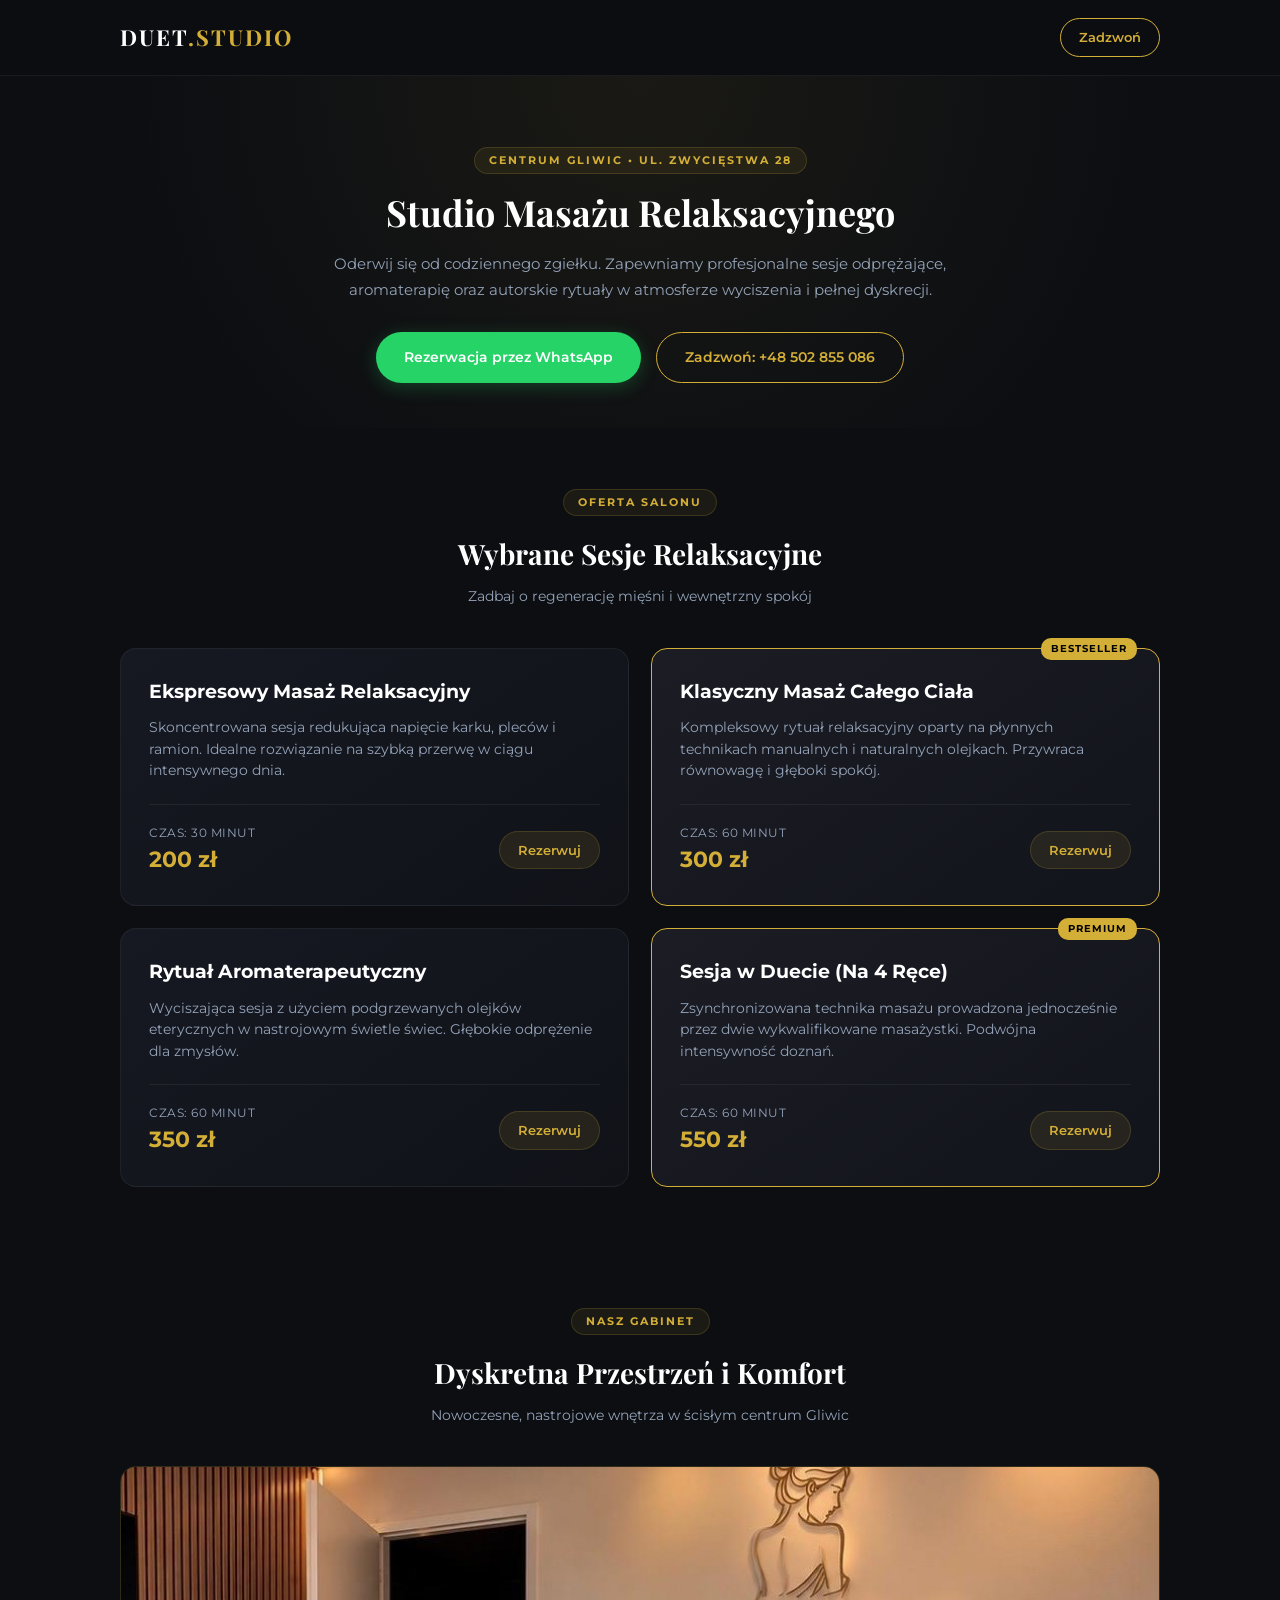
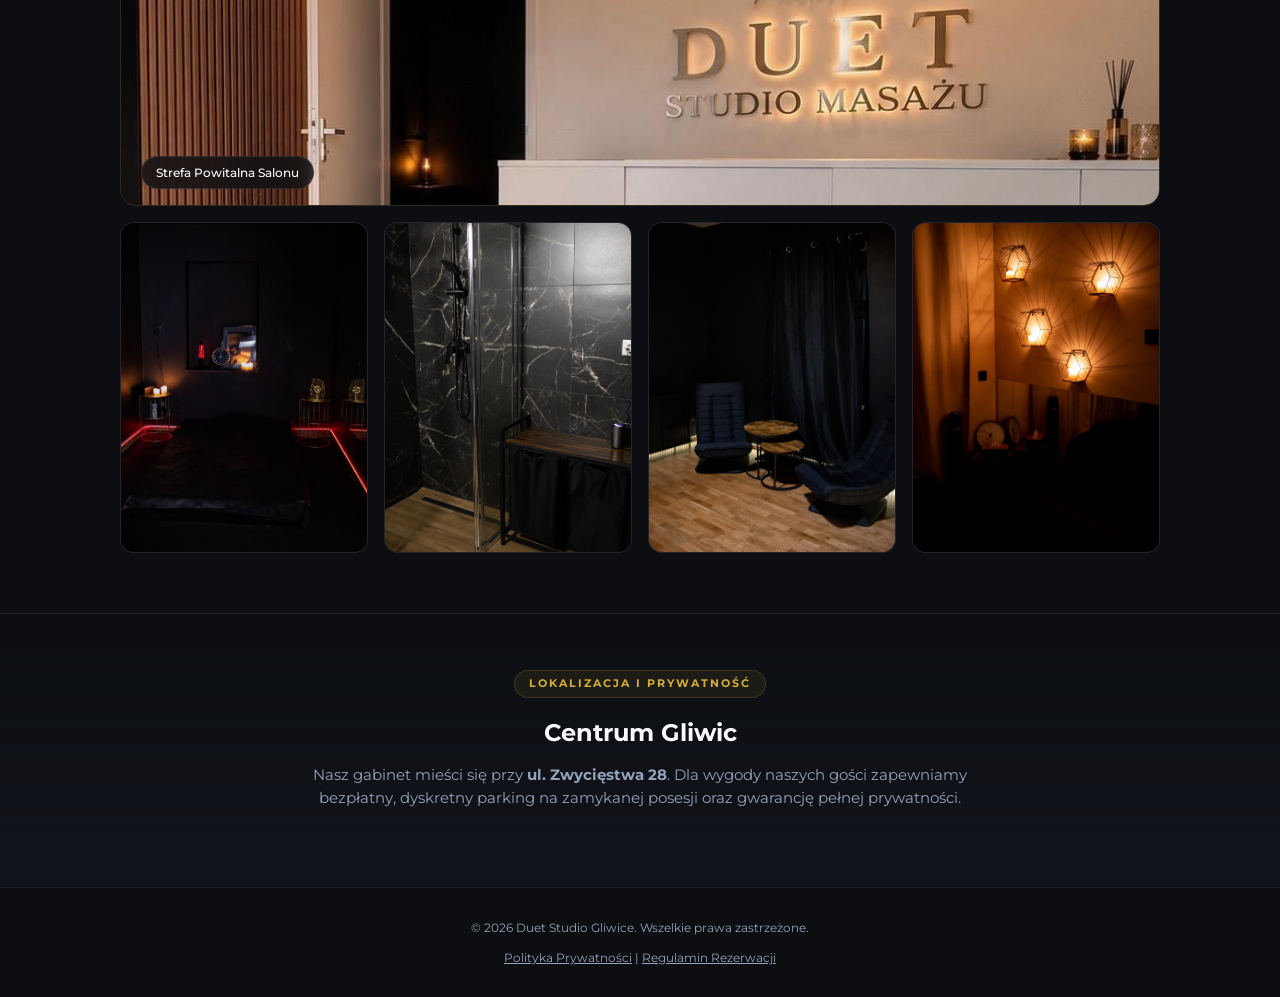
<file: index.html>
<!DOCTYPE html>
<html lang="pl">
<head>
    <script async src="https://www.googletagmanager.com/gtag/js?id=G-JQZBDTY1PG"></script>
    <script>
      window.dataLayer = window.dataLayer || [];
      function gtag(){dataLayer.push(arguments);}
      gtag('js', new Date());
      gtag('config', 'G-JQZBDTY1PG');
    </script>

    <meta charset="UTF-8">
    <meta name="viewport" content="width=device-width, initial-scale=1.0">
    <title>Studio Masażu Relaksacyjnego Duet | Gliwice Centrum</title>
    <link rel="icon" type="image/jpeg" href="logo.jpg">
    <meta name="description" content="Profesjonalny salon masażu relaksacyjnego w Gliwicach przy ul. Zwycięstwa 28. Regeneracja, aromaterapia, wyciszenie. Zarezerwuj sesję.">
    <link rel="preconnect" href="https://fonts.googleapis.com">
    <link rel="preconnect" href="https://fonts.gstatic.com" crossorigin>
    <link href="https://fonts.googleapis.com/css2?family=Montserrat:wght@400;500;600;700&family=Playfair+Display:wght@600;700&display=swap" rel="stylesheet">
    <style>
        :root {
            --bg: #0c0e12;
            --card-bg: #14171f;
            --card-hover: #1a1e29;
            --gold: #d4af37;
            --gold-light: #f3e5ab;
            --text-light: #f8fafc;
            --text-dim: #94a3b8;
            --border: rgba(212, 175, 55, 0.18);
            --border-subtle: rgba(255, 255, 255, 0.06);
        }

        * {
            box-sizing: border-box;
            margin: 0;
            padding: 0;
        }

        body {
            font-family: 'Montserrat', sans-serif;
            background-color: var(--bg);
            color: var(--text-light);
            line-height: 1.6;
            -webkit-font-smoothing: antialiased;
        }

        .container {
            width: 100%;
            max-width: 1080px;
            margin: 0 auto;
            padding: 0 20px;
        }

        /* Шапка */
        header {
            padding: 18px 0;
            border-bottom: 1px solid var(--border-subtle);
            background: rgba(12, 14, 18, 0.95);
            backdrop-filter: blur(10px);
            position: sticky;
            top: 0;
            z-index: 100;
        }

        .header-wrap {
            display: flex;
            justify-content: space-between;
            align-items: center;
        }

        .logo {
            font-family: 'Playfair Display', serif;
            font-size: 22px;
            font-weight: 700;
            letter-spacing: 2px;
            color: #ffffff;
            text-transform: uppercase;
        }

        .logo span {
            color: var(--gold);
        }

        .header-btn {
            background: transparent;
            color: var(--gold);
            border: 1px solid var(--gold);
            padding: 8px 18px;
            border-radius: 20px;
            text-decoration: none;
            font-size: 13px;
            font-weight: 600;
            transition: all 0.3s ease;
        }

        .header-btn:hover {
            background: var(--gold);
            color: #000;
        }

        /* Главный экран */
        .hero {
            padding: 70px 0 45px;
            text-align: center;
            background: radial-gradient(circle at top, rgba(212, 175, 55, 0.07) 0%, transparent 70%);
        }

        .badge-gold {
            display: inline-block;
            font-size: 11px;
            text-transform: uppercase;
            letter-spacing: 2px;
            color: var(--gold);
            font-weight: 700;
            padding: 4px 14px;
            border-radius: 20px;
            background: rgba(212, 175, 55, 0.08);
            border: 1px solid var(--border);
            margin-bottom: 16px;
        }

        .hero h1 {
            font-family: 'Playfair Display', serif;
            font-size: 36px;
            line-height: 1.25;
            margin-bottom: 16px;
            color: #ffffff;
        }

        .hero p {
            font-size: 15px;
            color: var(--text-dim);
            max-width: 620px;
            margin: 0 auto 30px;
            line-height: 1.7;
        }

        .cta-buttons {
            display: flex;
            justify-content: center;
            gap: 15px;
            flex-wrap: wrap;
        }

        .btn {
            display: inline-flex;
            align-items: center;
            justify-content: center;
            padding: 13px 28px;
            border-radius: 30px;
            font-size: 14px;
            font-weight: 600;
            text-decoration: none;
            transition: all 0.3s ease;
        }

        .btn-wa {
            background-color: #25d366;
            color: #ffffff;
            box-shadow: 0 4px 18px rgba(37, 211, 102, 0.25);
        }

        .btn-wa:hover {
            transform: translateY(-2px);
            box-shadow: 0 6px 22px rgba(37, 211, 102, 0.35);
        }

        .btn-call {
            background-color: transparent;
            color: var(--gold);
            border: 1px solid var(--gold);
        }

        .btn-call:hover {
            background-color: var(--gold);
            color: #000000;
            transform: translateY(-2px);
        }

        /* Заголовки секций */
        .section-title {
            text-align: center;
            margin-bottom: 40px;
        }

        .section-title h2 {
            font-family: 'Playfair Display', serif;
            font-size: 28px;
            color: #ffffff;
            margin-bottom: 8px;
        }

        .section-title p {
            color: var(--text-dim);
            font-size: 14px;
        }

        /* Премиум карточки услуг */
        .services {
            padding: 60px 0;
        }

        .services-grid {
            display: grid;
            grid-template-columns: repeat(2, 1fr);
            gap: 22px;
        }

        .card {
            background: linear-gradient(145deg, #161922 0%, #101218 100%);
            border: 1px solid var(--border-subtle);
            border-radius: 16px;
            padding: 28px;
            display: flex;
            flex-direction: column;
            justify-content: space-between;
            position: relative;
            transition: all 0.3s ease;
        }

        .card:hover {
            border-color: var(--gold);
            transform: translateY(-3px);
            box-shadow: 0 12px 30px rgba(0, 0, 0, 0.4);
        }

        .card.featured {
            border-color: var(--gold);
            background: linear-gradient(145deg, #1b1c24 0%, #12141c 100%);
        }

        .badge-card {
            position: absolute;
            top: -11px;
            right: 22px;
            background: var(--gold);
            color: #000;
            font-size: 10px;
            font-weight: 700;
            padding: 3px 10px;
            border-radius: 10px;
            letter-spacing: 1px;
            text-transform: uppercase;
        }

        .card-top h3 {
            font-size: 19px;
            margin-bottom: 10px;
            color: #ffffff;
        }

        .card-top p {
            color: var(--text-dim);
            font-size: 13.5px;
            line-height: 1.6;
            margin-bottom: 22px;
        }

        .card-bottom {
            border-top: 1px solid var(--border-subtle);
            padding-top: 18px;
            display: flex;
            justify-content: space-between;
            align-items: center;
        }

        .price-box .time {
            display: block;
            font-size: 12px;
            color: var(--text-dim);
            text-transform: uppercase;
            letter-spacing: 0.5px;
        }

        .price-box .price {
            font-size: 22px;
            font-weight: 700;
            color: var(--gold);
        }

        .btn-card-book {
            background: rgba(212, 175, 55, 0.1);
            color: var(--gold);
            border: 1px solid var(--border);
            padding: 8px 18px;
            border-radius: 20px;
            font-size: 13px;
            font-weight: 600;
            text-decoration: none;
            transition: all 0.25s ease;
        }

        .btn-card-book:hover {
            background: var(--gold);
            color: #000;
        }

        /* Премиум Галерея Интерьера */
        .section-gallery {
            padding: 60px 0;
        }

        .gallery-wrap {
            display: flex;
            flex-direction: column;
            gap: 16px;
        }

        /* Верхнее широкое фото (Рецепция) */
        .gallery-hero {
            width: 100%;
            height: 340px;
            border-radius: 16px;
            overflow: hidden;
            border: 1px solid var(--border);
            position: relative;
        }

        .gallery-hero img {
            width: 100%;
            height: 100%;
            object-fit: cover;
            display: block;
            transition: transform 0.4s ease;
        }

        .gallery-hero:hover img {
            transform: scale(1.02);
        }

        .gallery-caption {
            position: absolute;
            bottom: 16px;
            left: 20px;
            background: rgba(12, 14, 18, 0.8);
            border: 1px solid rgba(255, 255, 255, 0.1);
            padding: 6px 14px;
            border-radius: 20px;
            font-size: 12px;
            font-weight: 500;
            color: #fff;
            backdrop-filter: blur(6px);
        }

        /* Нижний ряд: 4 вертикальных фото */
        .gallery-subgrid {
            display: grid;
            grid-template-columns: repeat(4, 1fr);
            gap: 16px;
        }

        .gallery-card {
            border-radius: 14px;
            overflow: hidden;
            border: 1px solid var(--border-subtle);
            background: var(--card-bg);
            aspect-ratio: 3 / 4; /* Сохраняет естественную вертикаль интерьера */
            position: relative;
        }

        .gallery-card img {
            width: 100%;
            height: 100%;
            object-fit: cover;
            display: block;
            transition: transform 0.4s ease;
        }

        .gallery-card:hover img {
            transform: scale(1.04);
        }

        /* Локация */
        .location {
            padding: 55px 0 65px;
            background: linear-gradient(180deg, transparent 0%, rgba(20, 23, 31, 0.6) 100%);
            border-top: 1px solid var(--border-subtle);
            text-align: center;
        }

        footer {
            padding: 30px 0;
            border-top: 1px solid var(--border-subtle);
            text-align: center;
            font-size: 12px;
            color: var(--text-dim);
        }

        footer a {
            color: var(--text-dim);
            text-decoration: underline;
        }

        /* Адаптив под смартфоны */
        @media (max-width: 768px) {
            .hero h1 { font-size: 27px; }
            .cta-buttons { flex-direction: column; }
            .btn { width: 100%; }

            .services-grid {
                grid-template-columns: 1fr;
                gap: 16px;
            }

            .gallery-hero {
                height: 220px;
            }

            /* Слайдер на телефонах для 4 фото комнат */
            .gallery-subgrid {
                display: flex;
                overflow-x: auto;
                scroll-snap-type: x mandatory;
                gap: 12px;
                padding-bottom: 10px;
                margin-left: -20px;
                margin-right: -20px;
                padding-left: 20px;
                padding-right: 20px;
                -webkit-overflow-scrolling: touch;
            }

            .gallery-subgrid::-webkit-scrollbar {
                display: none;
            }

            .gallery-card {
                flex: 0 0 65%;
                scroll-snap-align: center;
            }
        }
    </style>
</head>
<body>

    <header>
        <div class="container header-wrap">
            <div class="logo">DUET<span>.STUDIO</span></div>
            <a href="tel:+48502855086" class="header-btn">Zadzwoń</a>
        </div>
    </header>

    <main>
        <section class="hero">
            <div class="container">
                <span class="badge-gold">Centrum Gliwic • ul. Zwycięstwa 28</span>
                <h1>Studio Masażu Relaksacyjnego</h1>
                <p>Oderwij się od codziennego zgiełku. Zapewniamy profesjonalne sesje odprężające, aromaterapię oraz autorskie rytuały w atmosferze wyciszenia i pełnej dyskrecji.</p>
                <div class="cta-buttons">
                    <a href="https://wa.me/48502855086?text=Dzie%C5%84%20dobry,%20chcia%C5%82bym%20zarezerwowa%C4%87%20sesj%C4%99%20relaksacyjn%C4%85" class="btn btn-wa" target="_blank">Rezerwacja przez WhatsApp</a>
                    <a href="tel:+48502855086" class="btn btn-call">Zadzwoń: +48 502 855 086</a>
                </div>
            </div>
        </section>

        <section class="services">
            <div class="container">
                <div class="section-title">
                    <span class="badge-gold">Oferta Salonu</span>
                    <h2>Wybrane Sesje Relaksacyjne</h2>
                    <p>Zadbaj o regenerację mięśni i wewnętrzny spokój</p>
                </div>
                <div class="services-grid">
                    <div class="card">
                        <div class="card-top">
                            <h3>Ekspresowy Masaż Relaksacyjny</h3>
                            <p>Skoncentrowana sesja redukująca napięcie karku, pleców i ramion. Idealne rozwiązanie na szybką przerwę w ciągu intensywnego dnia.</p>
                        </div>
                        <div class="card-bottom">
                            <div class="price-box">
                                <span class="time">Czas: 30 minut</span>
                                <span class="price">200 zł</span>
                            </div>
                            <a href="https://wa.me/48502855086?text=Dzie%C5%84%20dobry,%20chcia%C5%82bym%20zarezerwowa%C4%87%20Masa%C5%BC%20Ekspresowy%20(30%20min)" class="btn-card-book" target="_blank">Rezerwuj</a>
                        </div>
                    </div>

                    <div class="card featured">
                        <span class="badge-card">Bestseller</span>
                        <div class="card-top">
                            <h3>Klasyczny Masaż Całego Ciała</h3>
                            <p>Kompleksowy rytuał relaksacyjny oparty na płynnych technikach manualnych i naturalnych olejkach. Przywraca równowagę i głęboki spokój.</p>
                        </div>
                        <div class="card-bottom">
                            <div class="price-box">
                                <span class="time">Czas: 60 minut</span>
                                <span class="price">300 zł</span>
                            </div>
                            <a href="https://wa.me/48502855086?text=Dzie%C5%84%20dobry,%20chcia%C5%82bym%20zarezerwowa%C4%87%20Masa%C5%BC%20Klasyczny%20(60%20min)" class="btn-card-book" target="_blank">Rezerwuj</a>
                        </div>
                    </div>

                    <div class="card">
                        <div class="card-top">
                            <h3>Rytuał Aromaterapeutyczny</h3>
                            <p>Wyciszająca sesja z użyciem podgrzewanych olejków eterycznych w nastrojowym świetle świec. Głębokie odprężenie dla zmysłów.</p>
                        </div>
                        <div class="card-bottom">
                            <div class="price-box">
                                <span class="time">Czas: 60 minut</span>
                                <span class="price">350 zł</span>
                            </div>
                            <a href="https://wa.me/48502855086?text=Dzie%C5%84%20dobry,%20chcia%C5%82bym%20zarezerwowa%C4%87%20Rytua%C5%82%20Aromaterapeutyczny%20(60%20min)" class="btn-card-book" target="_blank">Rezerwuj</a>
                        </div>
                    </div>

                    <div class="card featured">
                        <span class="badge-card">Premium</span>
                        <div class="card-top">
                            <h3>Sesja w Duecie (Na 4 Ręce)</h3>
                            <p>Zsynchronizowana technika masażu prowadzona jednocześnie przez dwie wykwalifikowane masażystki. Podwójna intensywność doznań.</p>
                        </div>
                        <div class="card-bottom">
                            <div class="price-box">
                                <span class="time">Czas: 60 minut</span>
                                <span class="price">550 zł</span>
                            </div>
                            <a href="https://wa.me/48502855086?text=Dzie%C5%84%20dobry,%20chcia%C5%82bym%20zarezerwowa%C4%87%20Masa%C5%BC%20w%20Duecie%20(60%20min)" class="btn-card-book" target="_blank">Rezerwuj</a>
                        </div>
                    </div>
                </div>
            </div>
        </section>

        <section class="section-gallery">
            <div class="container">
                <div class="section-title">
                    <span class="badge-gold">Nasz Gabinet</span>
                    <h2>Dyskretna Przestrzeń i Komfort</h2>
                    <p>Nowoczesne, nastrojowe wnętrza w ścisłym centrum Gliwic</p>
                </div>
                <div class="gallery-wrap">
                    <div class="gallery-hero">
                        <img src="img/gallery-1.jpg" alt="Recepcja Duet Studio Gliwice" loading="lazy">
                        <div class="gallery-caption">Strefa Powitalna Salonu</div>
                    </div>

                    <div class="gallery-subgrid">
                        <div class="gallery-card"><img src="img/gallery-2.jpg" alt="Gabinet masażu z nastrojowym światłem" loading="lazy"></div>
                        <div class="gallery-card"><img src="img/gallery-3.jpg" alt="Prywatna strefa prysznicowa" loading="lazy"></div>
                        <div class="gallery-card"><img src="img/gallery-4.jpg" alt="Strefa wypoczynku" loading="lazy"></div>
                        <div class="gallery-card"><img src="img/gallery-5.jpg" alt="Klimatyczne oświetlenie i świece" loading="lazy"></div>
                    </div>
                </div>
            </div>
        </section>

        <section class="location">
            <div class="container">
                <span class="badge-gold">Lokalizacja i Prywatność</span>
                <h2>Centrum Gliwic</h2>
                <p style="color: var(--text-dim); max-width: 680px; margin: 12px auto; font-size: 14.5px;">Nasz gabinet mieści się przy <strong>ul. Zwycięstwa 28</strong>. Dla wygody naszych gości zapewniamy bezpłatny, dyskretny parking na zamykanej posesji oraz gwarancję pełnej prywatności.</p>
            </div>
        </section>
    </main>

    <footer>
        <div class="container">
            <p>© 2026 Duet Studio Gliwice. Wszelkie prawa zastrzeżone.</p>
            <p style="margin-top: 10px;">
                <a href="polityka-prywatnosci.html">Polityka Prywatności</a> | <a href="regulamin.html">Regulamin Rezerwacji</a>
            </p>
        </div>
    </footer>

    <script>
      document.addEventListener('DOMContentLoaded', function () {
        // Трекинг кликов по звонку
        document.querySelectorAll('a[href^="tel:"]').forEach(function (btn) {
          btn.addEventListener('click', function () {
            if (typeof gtag === 'function') {
              gtag('event', 'contact_call_click', {
                event_category: 'Lead',
                event_label: 'Phone Call Click'
              });
            }
          });
        });

        // Трекинг кликов по WhatsApp
        document.querySelectorAll('a[href*="wa.me"]').forEach(function (btn) {
          btn.addEventListener('click', function () {
            if (typeof gtag === 'function') {
              gtag('event', 'contact_wa_click', {
                event_category: 'Lead',
                event_label: 'WhatsApp Click'
              });
            }
          });
        });
      });
    </script>
</body>
</html>
</file>
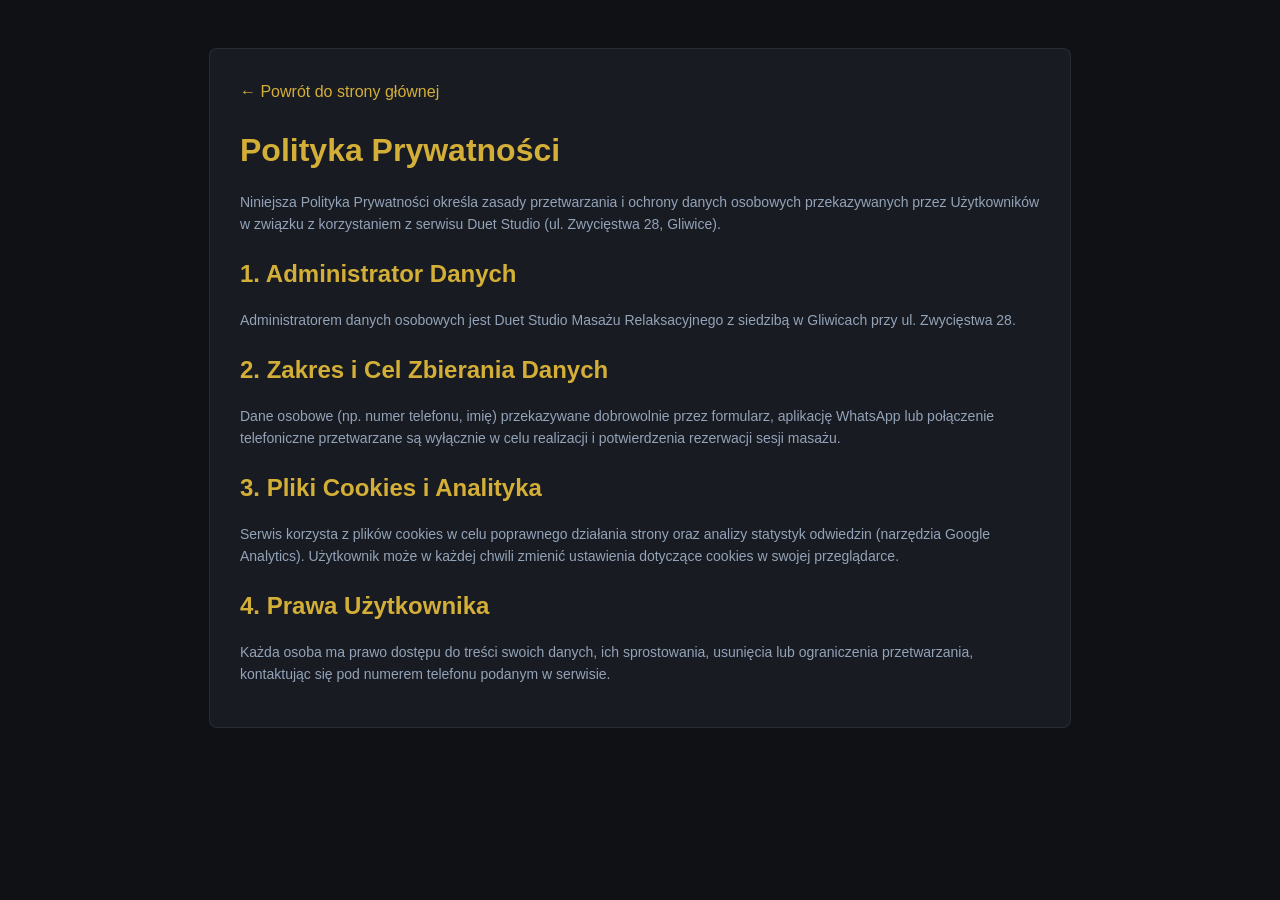
<file: polityka-prywatnosci.html>
<!DOCTYPE html>
<html lang="pl">
<head>
    <meta charset="UTF-8">
    <meta name="viewport" content="width=device-width, initial-scale=1.0">
    <title>Polityka Prywatności | Duet Studio</title>
    <style>
        body { font-family: -apple-system, BlinkMacSystemFont, 'Segoe UI', Roboto, sans-serif; line-height: 1.6; background: #0f1115; color: #e2e8f0; padding: 40px 20px; }
        .container { max-width: 800px; margin: 0 auto; background: #181b22; padding: 30px; border-radius: 8px; border: 1px solid rgba(255,255,255,0.08); }
        h1, h2 { color: #d4af37; margin-bottom: 15px; }
        p, li { color: #94a3b8; margin-bottom: 12px; font-size: 14px; }
        a { color: #d4af37; text-decoration: none; }
    </style>
</head>
<body>
    <div class="container">
        <a href="/">&larr; Powrót do strony głównej</a>
        <h1 style="margin-top: 20px;">Polityka Prywatności</h1>
        <p>Niniejsza Polityka Prywatności określa zasady przetwarzania i ochrony danych osobowych przekazywanych przez Użytkowników w związku z korzystaniem z serwisu Duet Studio (ul. Zwycięstwa 28, Gliwice).</p>
        
        <h2>1. Administrator Danych</h2>
        <p>Administratorem danych osobowych jest Duet Studio Masażu Relaksacyjnego z siedzibą w Gliwicach przy ul. Zwycięstwa 28.</p>

        <h2>2. Zakres i Cel Zbierania Danych</h2>
        <p>Dane osobowe (np. numer telefonu, imię) przekazywane dobrowolnie przez formularz, aplikację WhatsApp lub połączenie telefoniczne przetwarzane są wyłącznie w celu realizacji i potwierdzenia rezerwacji sesji masażu.</p>

        <h2>3. Pliki Cookies i Analityka</h2>
        <p>Serwis korzysta z plików cookies w celu poprawnego działania strony oraz analizy statystyk odwiedzin (narzędzia Google Analytics). Użytkownik może w każdej chwili zmienić ustawienia dotyczące cookies w swojej przeglądarce.</p>

        <h2>4. Prawa Użytkownika</h2>
        <p>Każda osoba ma prawo dostępu do treści swoich danych, ich sprostowania, usunięcia lub ograniczenia przetwarzania, kontaktując się pod numerem telefonu podanym w serwisie.</p>
    </div>
</body>
</html>
</file>
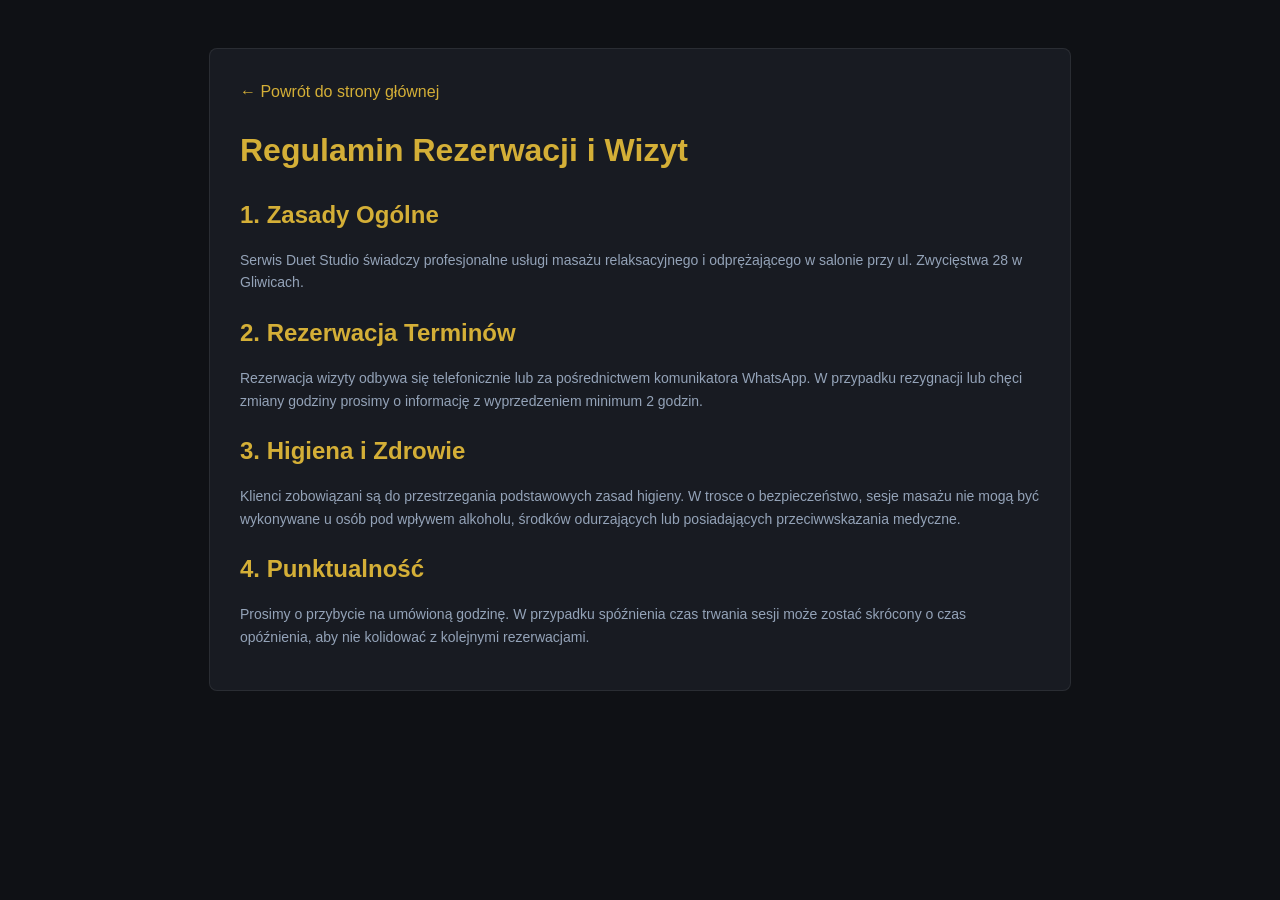
<file: regulamin.html>
<!DOCTYPE html>
<html lang="pl">
<head>
    <meta charset="UTF-8">
    <meta name="viewport" content="width=device-width, initial-scale=1.0">
    <title>Regulamin Rezerwacji | Duet Studio</title>
    <style>
        body { font-family: -apple-system, BlinkMacSystemFont, 'Segoe UI', Roboto, sans-serif; line-height: 1.6; background: #0f1115; color: #e2e8f0; padding: 40px 20px; }
        .container { max-width: 800px; margin: 0 auto; background: #181b22; padding: 30px; border-radius: 8px; border: 1px solid rgba(255,255,255,0.08); }
        h1, h2 { color: #d4af37; margin-bottom: 15px; }
        p, li { color: #94a3b8; margin-bottom: 12px; font-size: 14px; }
        a { color: #d4af37; text-decoration: none; }
    </style>
</head>
<body>
    <div class="container">
        <a href="/">&larr; Powrót do strony głównej</a>
        <h1 style="margin-top: 20px;">Regulamin Rezerwacji i Wizyt</h1>

        <h2>1. Zasady Ogólne</h2>
        <p>Serwis Duet Studio świadczy profesjonalne usługi masażu relaksacyjnego i odprężającego w salonie przy ul. Zwycięstwa 28 w Gliwicach.</p>

        <h2>2. Rezerwacja Terminów</h2>
        <p>Rezerwacja wizyty odbywa się telefonicznie lub za pośrednictwem komunikatora WhatsApp. W przypadku rezygnacji lub chęci zmiany godziny prosimy o informację z wyprzedzeniem minimum 2 godzin.</p>

        <h2>3. Higiena i Zdrowie</h2>
        <p>Klienci zobowiązani są do przestrzegania podstawowych zasad higieny. W trosce o bezpieczeństwo, sesje masażu nie mogą być wykonywane u osób pod wpływem alkoholu, środków odurzających lub posiadających przeciwwskazania medyczne.</p>

        <h2>4. Punktualność</h2>
        <p>Prosimy o przybycie na umówioną godzinę. W przypadku spóźnienia czas trwania sesji może zostać skrócony o czas opóźnienia, aby nie kolidować z kolejnymi rezerwacjami.</p>
    </div>
</body>
</html>
</file>
